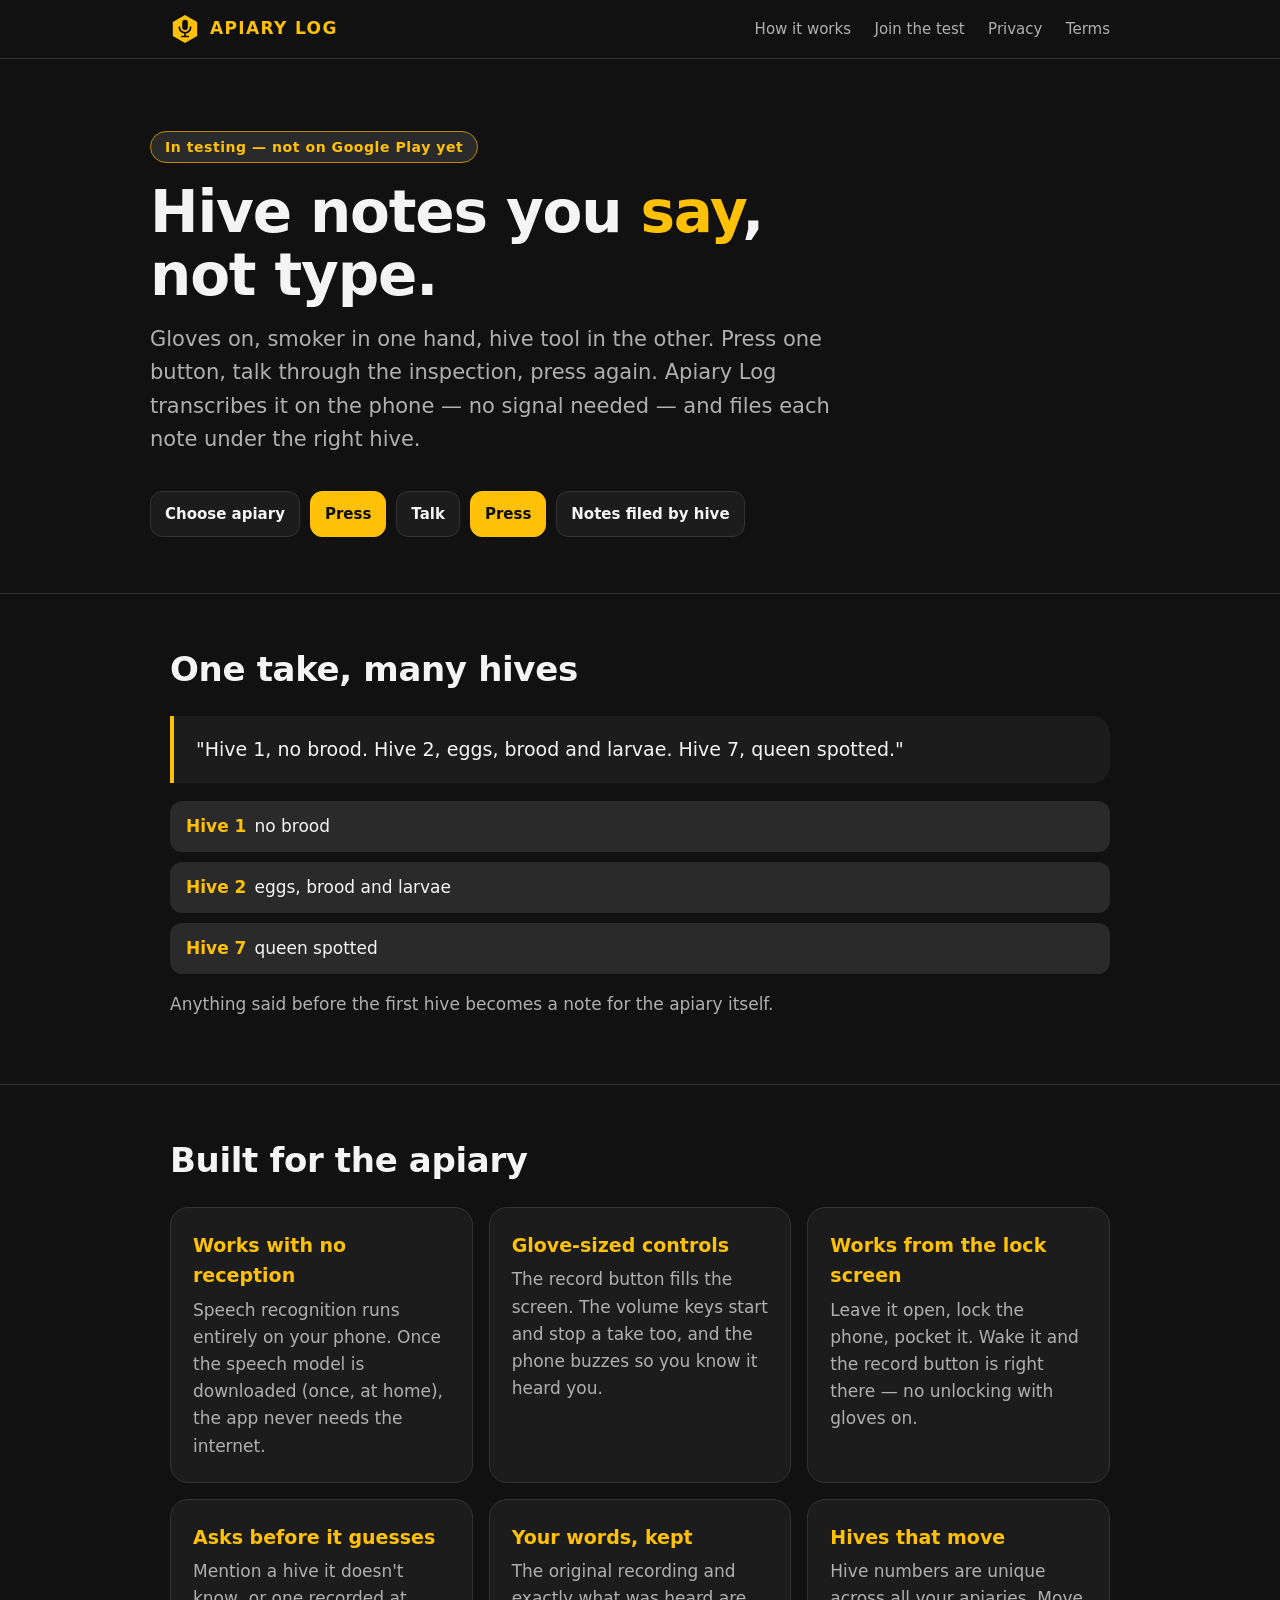
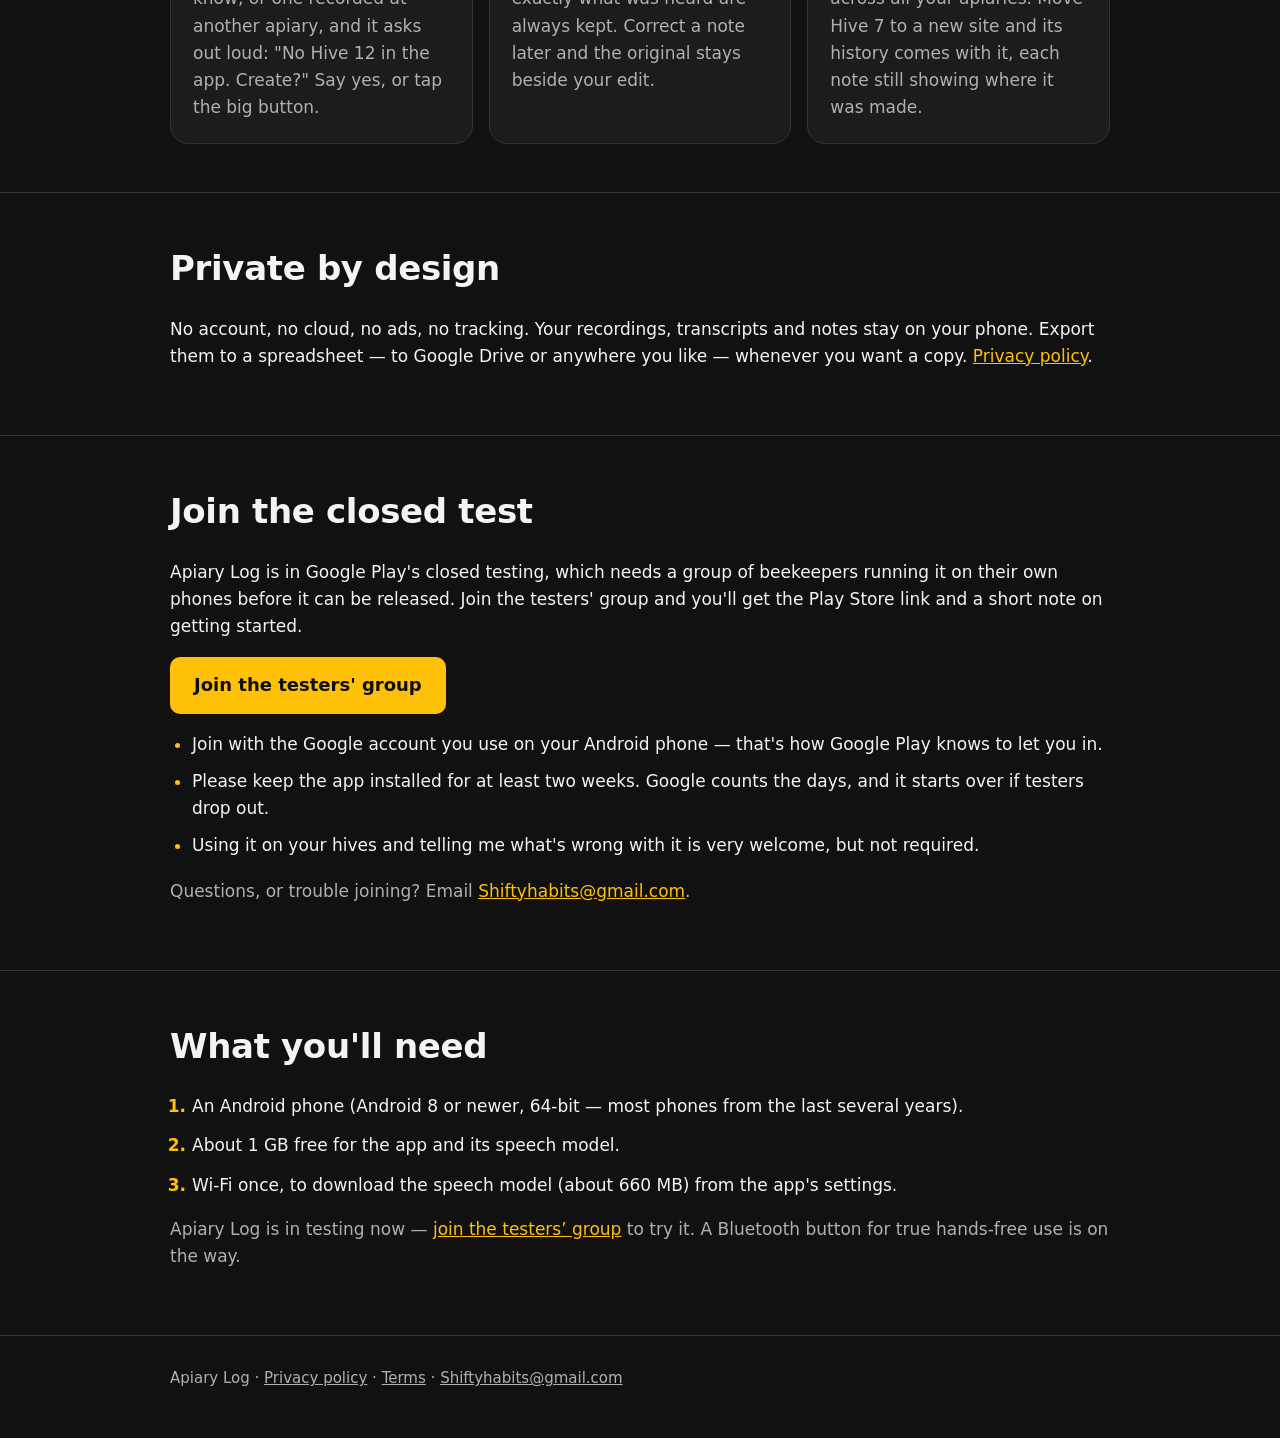
<file: index.html>
<!doctype html>
<html lang="en">
<head>
  <meta charset="utf-8">
  <meta name="viewport" content="width=device-width, initial-scale=1">
  <title>Apiary Log — hands-free hive notes</title>
  <meta name="description" content="Talk your hive inspection into your phone. Apiary Log transcribes it on the phone, with no internet, and files each note under the right hive.">
  <link rel="icon" href="favicon.svg" type="image/svg+xml">
  <link rel="apple-touch-icon" href="apple-touch-icon.png">
  <link rel="stylesheet" href="style.css">
</head>
<body>
  <header class="site">
    <div class="wrap">
      <a class="brand" href="./">
        <svg viewBox="22 22 64 64" aria-hidden="true"><path fill="#ffc107" d="M54 24 79.98 39v30L54 84 28.02 69V39z"/><path fill="#0e0e0e" d="M48 40a6 6 0 0 1 12 0v10a6 6 0 0 1-12 0z"/><path fill="none" stroke="#0e0e0e" stroke-width="3.6" stroke-linecap="round" d="M42 50a12 12 0 0 0 24 0M54 62v8M47 70h14"/></svg>
        Apiary Log
      </a>
      <nav class="site">
        <a href="#how">How it works</a>
        <a href="#test">Join the test</a>
        <a href="privacy.html">Privacy</a>
        <a href="terms.html">Terms</a>
      </nav>
    </div>
  </header>

  <main>
    <div class="wrap hero">
      <a class="badge" href="#test">In testing — not on Google Play yet</a>
      <h1>Hive notes you <em>say</em>,<br>not type.</h1>
      <p class="lede">Gloves on, smoker in one hand, hive tool in the other. Press one button, talk through the inspection, press again. Apiary Log transcribes it on the phone — no signal needed — and files each note under the right hive.</p>
      <ul class="flow" aria-label="The whole workflow">
        <li>Choose apiary</li>
        <li class="key">Press</li>
        <li>Talk</li>
        <li class="key">Press</li>
        <li>Notes filed by hive</li>
      </ul>
    </div>

    <section id="how">
      <div class="wrap">
        <h2>One take, many hives</h2>
        <p class="quote">"Hive 1, no brood. Hive 2, eggs, brood and larvae. Hive 7, queen spotted."</p>
        <div class="filed">
          <div><b>Hive 1</b>no brood</div>
          <div><b>Hive 2</b>eggs, brood and larvae</div>
          <div><b>Hive 7</b>queen spotted</div>
        </div>
        <p class="muted">Anything said before the first hive becomes a note for the apiary itself.</p>
      </div>
    </section>

    <section>
      <div class="wrap">
        <h2>Built for the apiary</h2>
        <div class="grid">
          <div class="card">
            <h3>Works with no reception</h3>
            <p>Speech recognition runs entirely on your phone. Once the speech model is downloaded (once, at home), the app never needs the internet.</p>
          </div>
          <div class="card">
            <h3>Glove-sized controls</h3>
            <p>The record button fills the screen. The volume keys start and stop a take too, and the phone buzzes so you know it heard you.</p>
          </div>
          <div class="card">
            <h3>Works from the lock screen</h3>
            <p>Leave it open, lock the phone, pocket it. Wake it and the record button is right there — no unlocking with gloves on.</p>
          </div>
          <div class="card">
            <h3>Asks before it guesses</h3>
            <p>Mention a hive it doesn't know, or one recorded at another apiary, and it asks out loud: "No Hive 12 in the app. Create?" Say yes, or tap the big button.</p>
          </div>
          <div class="card">
            <h3>Your words, kept</h3>
            <p>The original recording and exactly what was heard are always kept. Correct a note later and the original stays beside your edit.</p>
          </div>
          <div class="card">
            <h3>Hives that move</h3>
            <p>Hive numbers are unique across all your apiaries. Move Hive 7 to a new site and its history comes with it, each note still showing where it was made.</p>
          </div>
        </div>
      </div>
    </section>

    <section>
      <div class="wrap">
        <h2>Private by design</h2>
        <p>No account, no cloud, no ads, no tracking. Your recordings, transcripts and notes stay on your phone. Export them to a spreadsheet — to Google Drive or anywhere you like — whenever you want a copy. <a href="privacy.html">Privacy policy</a>.</p>
      </div>
    </section>

    <section id="test">
      <div class="wrap">
        <h2>Join the closed test</h2>
        <p>Apiary Log is in Google Play's closed testing, which needs a group of beekeepers running it on their own phones before it can be released. Join the testers' group and you'll get the Play Store link and a short note on getting started.</p>
        <p><a class="cta" href="https://groups.google.com/g/touchless-apiarylog-testers">Join the testers' group</a></p>
        <ul class="steps">
          <li>Join with the Google account you use on your Android phone — that's how Google Play knows to let you in.</li>
          <li>Please keep the app installed for at least two weeks. Google counts the days, and it starts over if testers drop out.</li>
          <li>Using it on your hives and telling me what's wrong with it is very welcome, but not required.</li>
        </ul>
        <p class="muted">Questions, or trouble joining? Email <a href="mailto:Shiftyhabits@gmail.com">Shiftyhabits@gmail.com</a>.</p>
      </div>
    </section>

    <section>
      <div class="wrap">
        <h2>What you'll need</h2>
        <ol class="steps">
          <li>An Android phone (Android 8 or newer, 64-bit — most phones from the last several years).</li>
          <li>About 1 GB free for the app and its speech model.</li>
          <li>Wi-Fi once, to download the speech model (about 660 MB) from the app's settings.</li>
        </ol>
        <p class="muted">Apiary Log is in testing now — <a href="#test">join the testers’ group</a> to try it. A Bluetooth button for true hands-free use is on the way.</p>
      </div>
    </section>
  </main>

  <footer class="site">
    <div class="wrap">
      Apiary Log · <a href="privacy.html">Privacy policy</a> · <a href="terms.html">Terms</a> · <a href="mailto:Shiftyhabits@gmail.com">Shiftyhabits@gmail.com</a>
    </div>
  </footer>
</body>
</html>
</file>
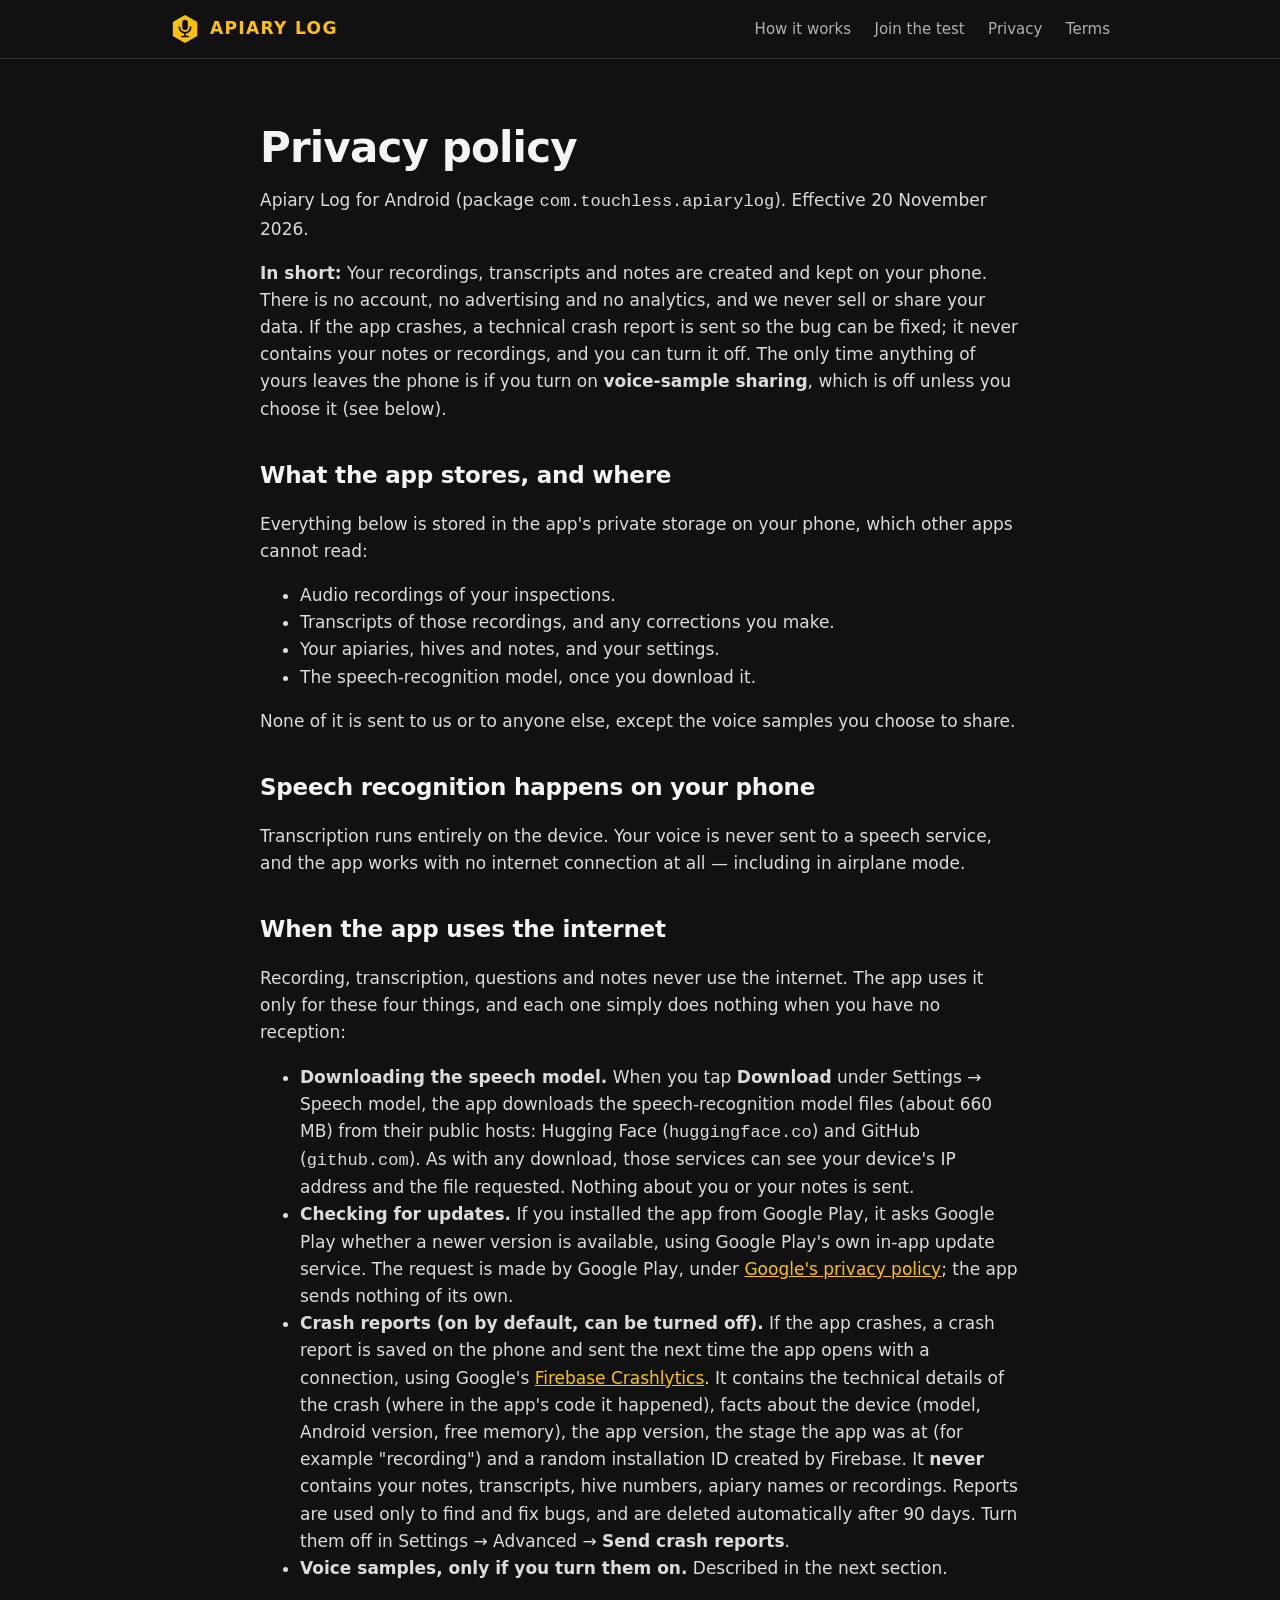
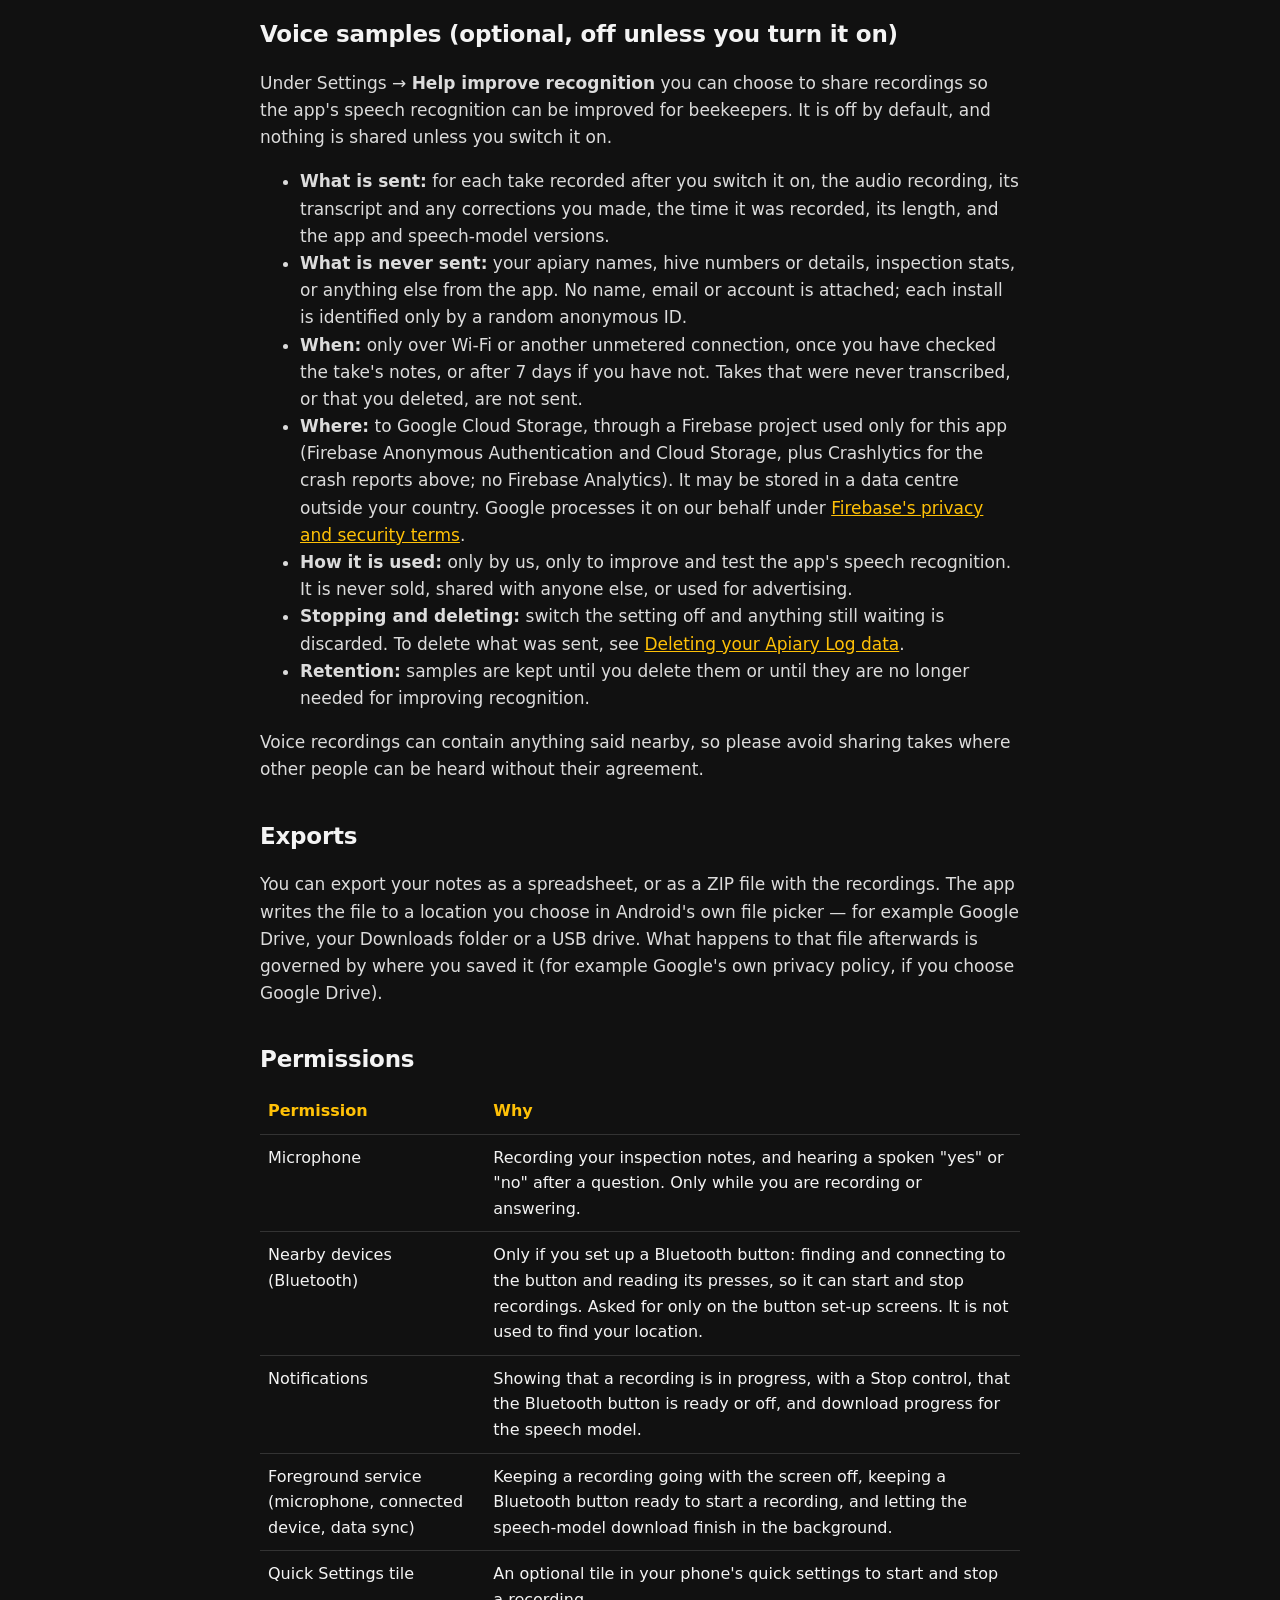
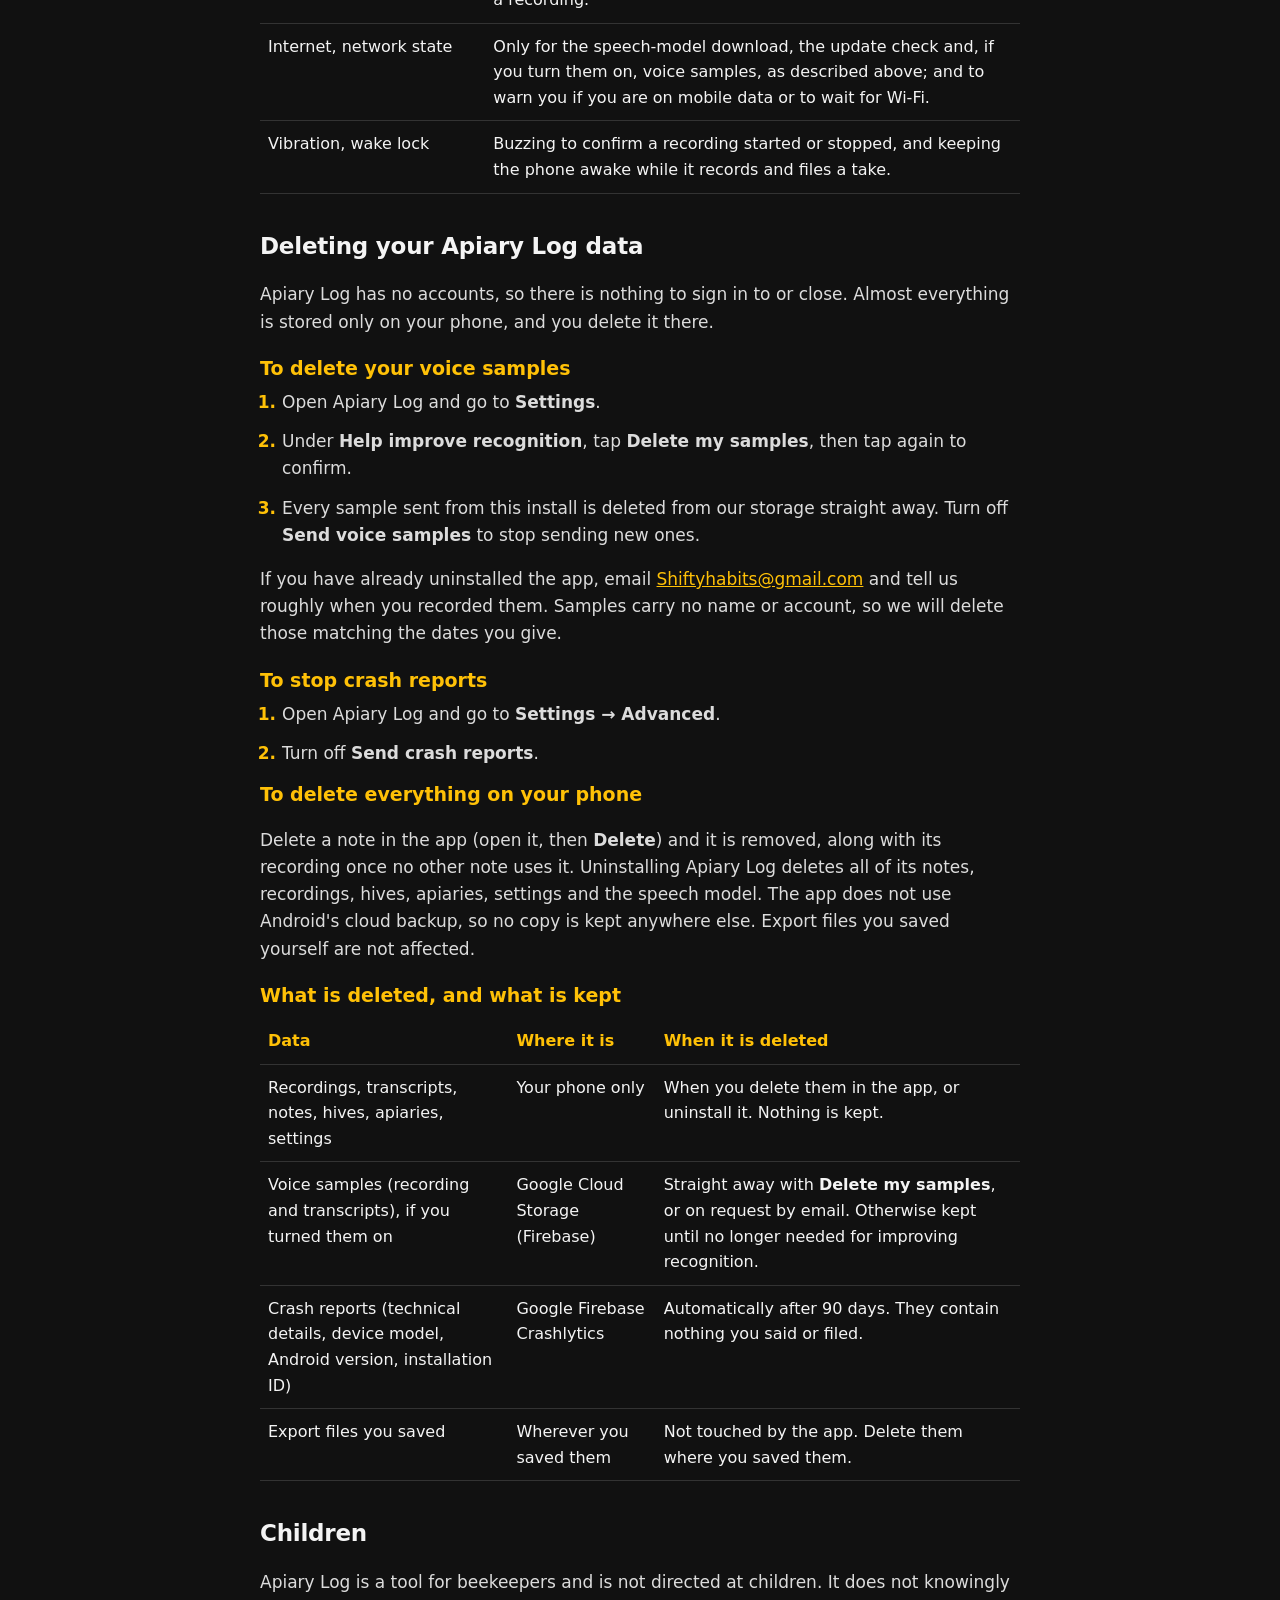
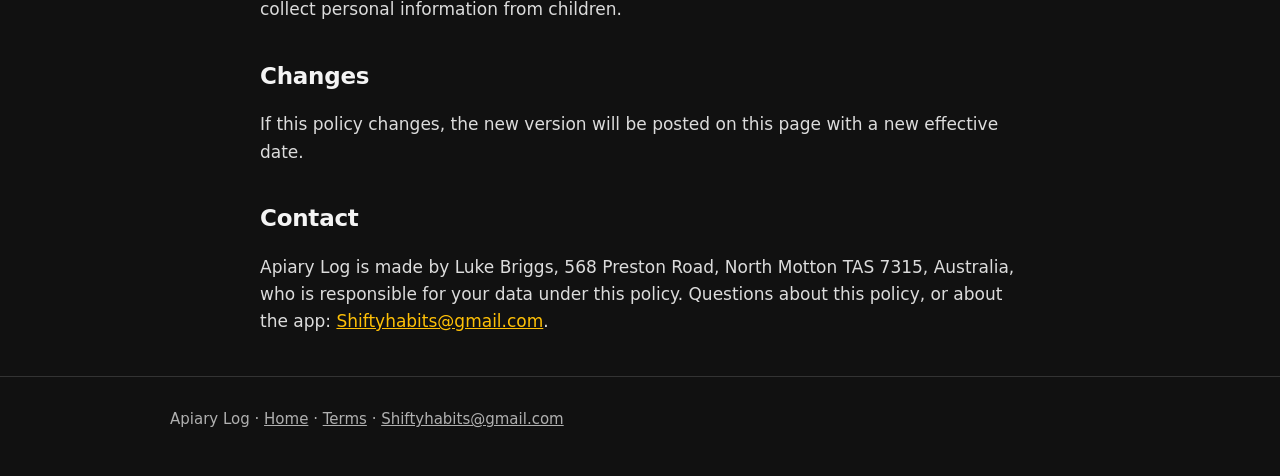
<file: privacy.html>
<!doctype html>
<html lang="en">
<head>
  <meta charset="utf-8">
  <meta name="viewport" content="width=device-width, initial-scale=1">
  <title>Privacy policy — Apiary Log</title>
  <meta name="description" content="Apiary Log keeps your recordings and notes on your phone. Nothing is sent unless you choose to share voice samples.">
  <link rel="icon" href="favicon.svg" type="image/svg+xml">
  <link rel="apple-touch-icon" href="apple-touch-icon.png">
  <link rel="stylesheet" href="style.css">
</head>
<body>
  <header class="site">
    <div class="wrap">
      <a class="brand" href="./">
        <svg viewBox="22 22 64 64" aria-hidden="true"><path fill="#ffc107" d="M54 24 79.98 39v30L54 84 28.02 69V39z"/><path fill="#0e0e0e" d="M48 40a6 6 0 0 1 12 0v10a6 6 0 0 1-12 0z"/><path fill="none" stroke="#0e0e0e" stroke-width="3.6" stroke-linecap="round" d="M42 50a12 12 0 0 0 24 0M54 62v8M47 70h14"/></svg>
        Apiary Log
      </a>
      <nav class="site">
        <a href="./#how">How it works</a>
        <a href="./#test">Join the test</a>
        <a href="privacy.html">Privacy</a>
        <a href="terms.html">Terms</a>
      </nav>
    </div>
  </header>

  <main class="wrap doc">
    <h1>Privacy policy</h1>
    <p class="muted">Apiary Log for Android (package <code>com.touchless.apiarylog</code>). Effective 20 November 2026.</p>

    <p><strong>In short:</strong> Your recordings, transcripts and notes are created and kept on your phone. There is no account, no advertising and no analytics, and we never sell or share your data. If the app crashes, a technical crash report is sent so the bug can be fixed; it never contains your notes or recordings, and you can turn it off. The only time anything of yours leaves the phone is if you turn on <strong>voice-sample sharing</strong>, which is off unless you choose it (see below).</p>

    <h2>What the app stores, and where</h2>
    <p>Everything below is stored in the app's private storage on your phone, which other apps cannot read:</p>
    <ul>
      <li>Audio recordings of your inspections.</li>
      <li>Transcripts of those recordings, and any corrections you make.</li>
      <li>Your apiaries, hives and notes, and your settings.</li>
      <li>The speech-recognition model, once you download it.</li>
    </ul>
    <p>None of it is sent to us or to anyone else, except the voice samples you choose to share.</p>

    <h2>Speech recognition happens on your phone</h2>
    <p>Transcription runs entirely on the device. Your voice is never sent to a speech service, and the app works with no internet connection at all — including in airplane mode.</p>

    <h2>When the app uses the internet</h2>
    <p>Recording, transcription, questions and notes never use the internet. The app uses it only for these four things, and each one simply does nothing when you have no reception:</p>
    <ul>
      <li><strong>Downloading the speech model.</strong> When you tap <strong>Download</strong> under Settings → Speech model, the app downloads the speech-recognition model files (about 660 MB) from their public hosts: Hugging Face (<code>huggingface.co</code>) and GitHub (<code>github.com</code>). As with any download, those services can see your device's IP address and the file requested. Nothing about you or your notes is sent.</li>
      <li><strong>Checking for updates.</strong> If you installed the app from Google Play, it asks Google Play whether a newer version is available, using Google Play's own in-app update service. The request is made by Google Play, under <a href="https://policies.google.com/privacy">Google's privacy policy</a>; the app sends nothing of its own.</li>
      <li><strong>Crash reports (on by default, can be turned off).</strong> If the app crashes, a crash report is saved on the phone and sent the next time the app opens with a connection, using Google's <a href="https://firebase.google.com/support/privacy">Firebase Crashlytics</a>. It contains the technical details of the crash (where in the app's code it happened), facts about the device (model, Android version, free memory), the app version, the stage the app was at (for example "recording") and a random installation ID created by Firebase. It <strong>never</strong> contains your notes, transcripts, hive numbers, apiary names or recordings. Reports are used only to find and fix bugs, and are deleted automatically after 90 days. Turn them off in Settings → Advanced → <strong>Send crash reports</strong>.</li>
      <li><strong>Voice samples, only if you turn them on.</strong> Described in the next section.</li>
    </ul>

    <h2>Voice samples (optional, off unless you turn it on)</h2>
    <p>Under Settings → <strong>Help improve recognition</strong> you can choose to share recordings so the app's speech recognition can be improved for beekeepers. It is off by default, and nothing is shared unless you switch it on.</p>
    <ul>
      <li><strong>What is sent:</strong> for each take recorded after you switch it on, the audio recording, its transcript and any corrections you made, the time it was recorded, its length, and the app and speech-model versions.</li>
      <li><strong>What is never sent:</strong> your apiary names, hive numbers or details, inspection stats, or anything else from the app. No name, email or account is attached; each install is identified only by a random anonymous ID.</li>
      <li><strong>When:</strong> only over Wi-Fi or another unmetered connection, once you have checked the take's notes, or after 7 days if you have not. Takes that were never transcribed, or that you deleted, are not sent.</li>
      <li><strong>Where:</strong> to Google Cloud Storage, through a Firebase project used only for this app (Firebase Anonymous Authentication and Cloud Storage, plus Crashlytics for the crash reports above; no Firebase Analytics). It may be stored in a data centre outside your country. Google processes it on our behalf under <a href="https://firebase.google.com/support/privacy">Firebase's privacy and security terms</a>.</li>
      <li><strong>How it is used:</strong> only by us, only to improve and test the app's speech recognition. It is never sold, shared with anyone else, or used for advertising.</li>
      <li><strong>Stopping and deleting:</strong> switch the setting off and anything still waiting is discarded. To delete what was sent, see <a href="#delete">Deleting your Apiary Log data</a>.</li>
      <li><strong>Retention:</strong> samples are kept until you delete them or until they are no longer needed for improving recognition.</li>
    </ul>
    <p>Voice recordings can contain anything said nearby, so please avoid sharing takes where other people can be heard without their agreement.</p>

    <h2>Exports</h2>
    <p>You can export your notes as a spreadsheet, or as a ZIP file with the recordings. The app writes the file to a location you choose in Android's own file picker — for example Google Drive, your Downloads folder or a USB drive. What happens to that file afterwards is governed by where you saved it (for example Google's own privacy policy, if you choose Google Drive).</p>

    <h2>Permissions</h2>
    <table>
      <thead><tr><th>Permission</th><th>Why</th></tr></thead>
      <tbody>
        <tr><td>Microphone</td><td>Recording your inspection notes, and hearing a spoken "yes" or "no" after a question. Only while you are recording or answering.</td></tr>
        <tr><td>Nearby devices (Bluetooth)</td><td>Only if you set up a Bluetooth button: finding and connecting to the button and reading its presses, so it can start and stop recordings. Asked for only on the button set-up screens. It is not used to find your location.</td></tr>
        <tr><td>Notifications</td><td>Showing that a recording is in progress, with a Stop control, that the Bluetooth button is ready or off, and download progress for the speech model.</td></tr>
        <tr><td>Foreground service (microphone, connected device, data sync)</td><td>Keeping a recording going with the screen off, keeping a Bluetooth button ready to start a recording, and letting the speech-model download finish in the background.</td></tr>
        <tr><td>Quick Settings tile</td><td>An optional tile in your phone's quick settings to start and stop a recording.</td></tr>
        <tr><td>Internet, network state</td><td>Only for the speech-model download, the update check and, if you turn them on, voice samples, as described above; and to warn you if you are on mobile data or to wait for Wi-Fi.</td></tr>
        <tr><td>Vibration, wake lock</td><td>Buzzing to confirm a recording started or stopped, and keeping the phone awake while it records and files a take.</td></tr>
      </tbody>
    </table>

    <h2 id="delete">Deleting your Apiary Log data</h2>
    <p>Apiary Log has no accounts, so there is nothing to sign in to or close. Almost everything is stored only on your phone, and you delete it there.</p>

    <h3>To delete your voice samples</h3>
    <ol class="steps">
      <li>Open Apiary Log and go to <strong>Settings</strong>.</li>
      <li>Under <strong>Help improve recognition</strong>, tap <strong>Delete my samples</strong>, then tap again to confirm.</li>
      <li>Every sample sent from this install is deleted from our storage straight away. Turn off <strong>Send voice samples</strong> to stop sending new ones.</li>
    </ol>
    <p>If you have already uninstalled the app, email <a href="mailto:Shiftyhabits@gmail.com?subject=Apiary%20Log%20sample%20deletion">Shiftyhabits@gmail.com</a> and tell us roughly when you recorded them. Samples carry no name or account, so we will delete those matching the dates you give.</p>

    <h3>To stop crash reports</h3>
    <ol class="steps">
      <li>Open Apiary Log and go to <strong>Settings → Advanced</strong>.</li>
      <li>Turn off <strong>Send crash reports</strong>.</li>
    </ol>

    <h3>To delete everything on your phone</h3>
    <p>Delete a note in the app (open it, then <strong>Delete</strong>) and it is removed, along with its recording once no other note uses it. Uninstalling Apiary Log deletes all of its notes, recordings, hives, apiaries, settings and the speech model. The app does not use Android's cloud backup, so no copy is kept anywhere else. Export files you saved yourself are not affected.</p>

    <h3>What is deleted, and what is kept</h3>
    <table>
      <thead><tr><th>Data</th><th>Where it is</th><th>When it is deleted</th></tr></thead>
      <tbody>
        <tr><td>Recordings, transcripts, notes, hives, apiaries, settings</td><td>Your phone only</td><td>When you delete them in the app, or uninstall it. Nothing is kept.</td></tr>
        <tr><td>Voice samples (recording and transcripts), if you turned them on</td><td>Google Cloud Storage (Firebase)</td><td>Straight away with <strong>Delete my samples</strong>, or on request by email. Otherwise kept until no longer needed for improving recognition.</td></tr>
        <tr><td>Crash reports (technical details, device model, Android version, installation ID)</td><td>Google Firebase Crashlytics</td><td>Automatically after 90 days. They contain nothing you said or filed.</td></tr>
        <tr><td>Export files you saved</td><td>Wherever you saved them</td><td>Not touched by the app. Delete them where you saved them.</td></tr>
      </tbody>
    </table>

    <h2>Children</h2>
    <p>Apiary Log is a tool for beekeepers and is not directed at children. It does not knowingly collect personal information from children.</p>

    <h2>Changes</h2>
    <p>If this policy changes, the new version will be posted on this page with a new effective date.</p>

    <h2>Contact</h2>
    <p>Apiary Log is made by Luke Briggs, 568 Preston Road, North Motton TAS 7315, Australia, who is responsible for your data under this policy. Questions about this policy, or about the app: <a href="mailto:Shiftyhabits@gmail.com">Shiftyhabits@gmail.com</a>.</p>
  </main>

  <footer class="site">
    <div class="wrap">
      Apiary Log · <a href="./">Home</a> · <a href="terms.html">Terms</a> · <a href="mailto:Shiftyhabits@gmail.com">Shiftyhabits@gmail.com</a>
    </div>
  </footer>
</body>
</html>
</file>
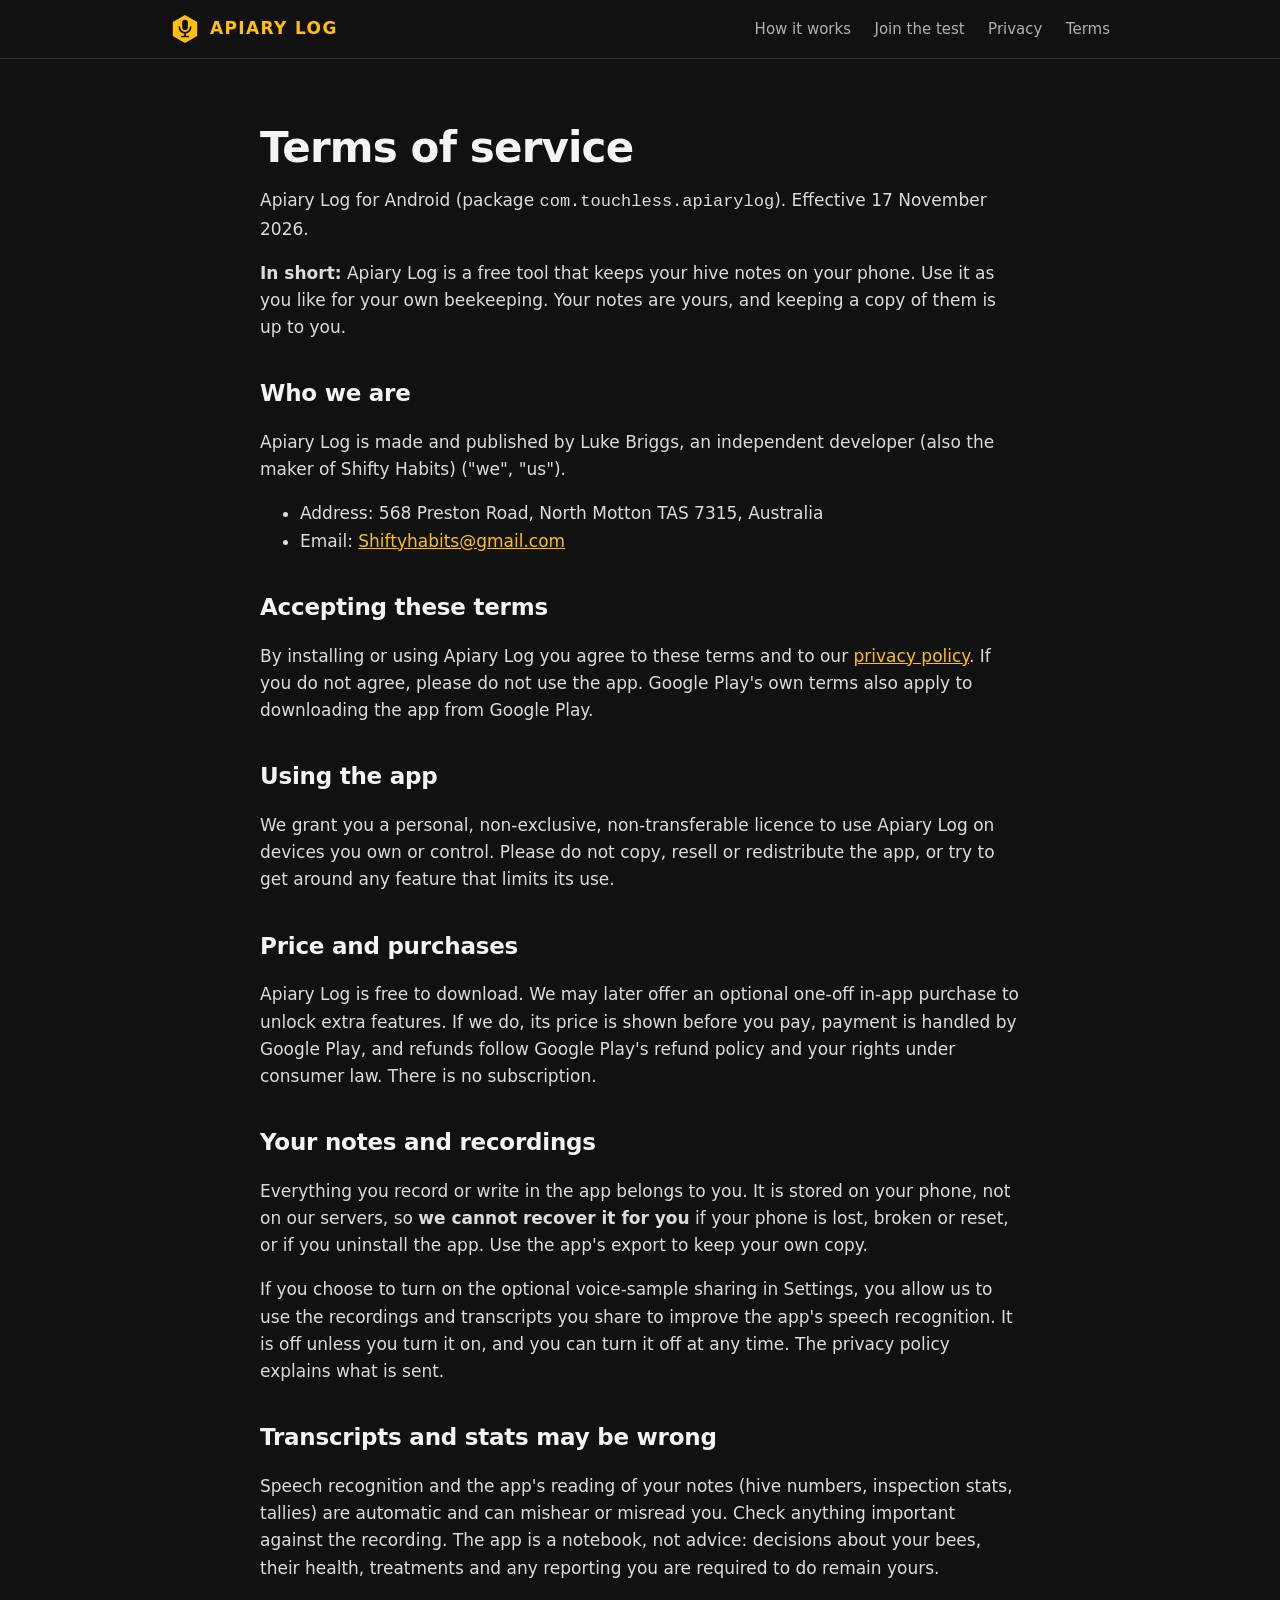
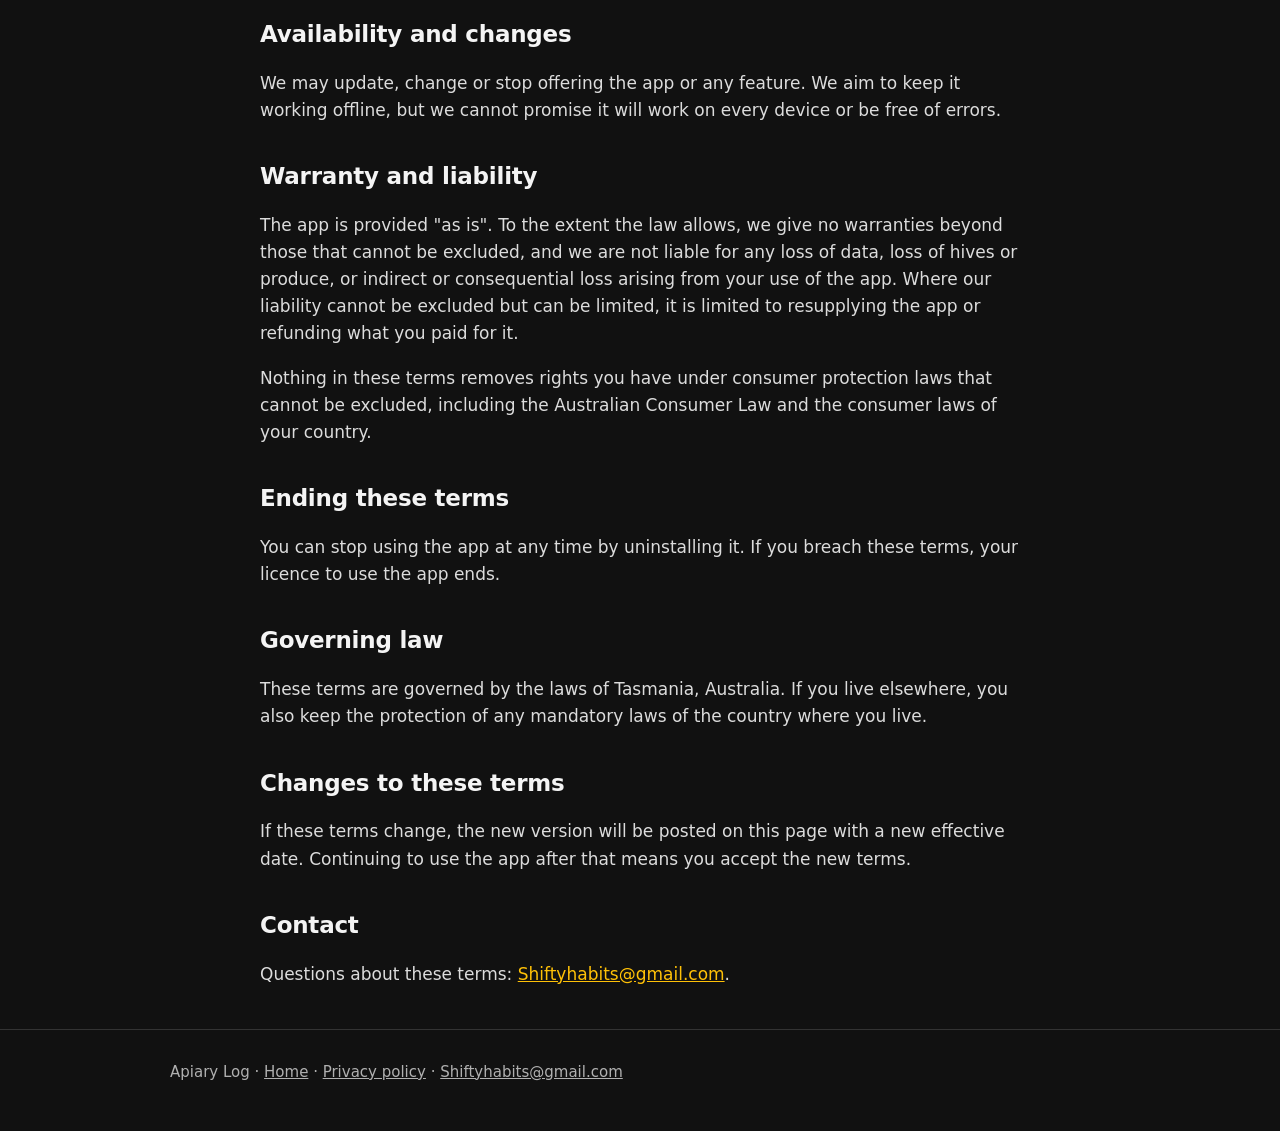
<file: terms.html>
<!doctype html>
<html lang="en">
<head>
  <meta charset="utf-8">
  <meta name="viewport" content="width=device-width, initial-scale=1">
  <title>Terms of service — Apiary Log</title>
  <meta name="description" content="The terms for using Apiary Log, hands-free hive notes for beekeepers.">
  <link rel="icon" href="favicon.svg" type="image/svg+xml">
  <link rel="apple-touch-icon" href="apple-touch-icon.png">
  <link rel="stylesheet" href="style.css">
</head>
<body>
  <header class="site">
    <div class="wrap">
      <a class="brand" href="./">
        <svg viewBox="22 22 64 64" aria-hidden="true"><path fill="#ffc107" d="M54 24 79.98 39v30L54 84 28.02 69V39z"/><path fill="#0e0e0e" d="M48 40a6 6 0 0 1 12 0v10a6 6 0 0 1-12 0z"/><path fill="none" stroke="#0e0e0e" stroke-width="3.6" stroke-linecap="round" d="M42 50a12 12 0 0 0 24 0M54 62v8M47 70h14"/></svg>
        Apiary Log
      </a>
      <nav class="site">
        <a href="./#how">How it works</a>
        <a href="./#test">Join the test</a>
        <a href="privacy.html">Privacy</a>
        <a href="terms.html">Terms</a>
      </nav>
    </div>
  </header>

  <main class="wrap doc">
    <h1>Terms of service</h1>
    <p class="muted">Apiary Log for Android (package <code>com.touchless.apiarylog</code>). Effective 17 November 2026.</p>

    <p><strong>In short:</strong> Apiary Log is a free tool that keeps your hive notes on your phone. Use it as you like for your own beekeeping. Your notes are yours, and keeping a copy of them is up to you.</p>

    <h2>Who we are</h2>
    <p>Apiary Log is made and published by Luke Briggs, an independent developer (also the maker of Shifty Habits) ("we", "us").</p>
    <ul>
      <li>Address: 568 Preston Road, North Motton TAS 7315, Australia</li>
      <li>Email: <a href="mailto:Shiftyhabits@gmail.com">Shiftyhabits@gmail.com</a></li>
    </ul>

    <h2>Accepting these terms</h2>
    <p>By installing or using Apiary Log you agree to these terms and to our <a href="privacy.html">privacy policy</a>. If you do not agree, please do not use the app. Google Play's own terms also apply to downloading the app from Google Play.</p>

    <h2>Using the app</h2>
    <p>We grant you a personal, non-exclusive, non-transferable licence to use Apiary Log on devices you own or control. Please do not copy, resell or redistribute the app, or try to get around any feature that limits its use.</p>

    <h2>Price and purchases</h2>
    <p>Apiary Log is free to download. We may later offer an optional one-off in-app purchase to unlock extra features. If we do, its price is shown before you pay, payment is handled by Google Play, and refunds follow Google Play's refund policy and your rights under consumer law. There is no subscription.</p>

    <h2>Your notes and recordings</h2>
    <p>Everything you record or write in the app belongs to you. It is stored on your phone, not on our servers, so <strong>we cannot recover it for you</strong> if your phone is lost, broken or reset, or if you uninstall the app. Use the app's export to keep your own copy.</p>
    <p>If you choose to turn on the optional voice-sample sharing in Settings, you allow us to use the recordings and transcripts you share to improve the app's speech recognition. It is off unless you turn it on, and you can turn it off at any time. The privacy policy explains what is sent.</p>

    <h2>Transcripts and stats may be wrong</h2>
    <p>Speech recognition and the app's reading of your notes (hive numbers, inspection stats, tallies) are automatic and can mishear or misread you. Check anything important against the recording. The app is a notebook, not advice: decisions about your bees, their health, treatments and any reporting you are required to do remain yours.</p>

    <h2>Availability and changes</h2>
    <p>We may update, change or stop offering the app or any feature. We aim to keep it working offline, but we cannot promise it will work on every device or be free of errors.</p>

    <h2>Warranty and liability</h2>
    <p>The app is provided "as is". To the extent the law allows, we give no warranties beyond those that cannot be excluded, and we are not liable for any loss of data, loss of hives or produce, or indirect or consequential loss arising from your use of the app. Where our liability cannot be excluded but can be limited, it is limited to resupplying the app or refunding what you paid for it.</p>
    <p>Nothing in these terms removes rights you have under consumer protection laws that cannot be excluded, including the Australian Consumer Law and the consumer laws of your country.</p>

    <h2>Ending these terms</h2>
    <p>You can stop using the app at any time by uninstalling it. If you breach these terms, your licence to use the app ends.</p>

    <h2>Governing law</h2>
    <p>These terms are governed by the laws of Tasmania, Australia. If you live elsewhere, you also keep the protection of any mandatory laws of the country where you live.</p>

    <h2>Changes to these terms</h2>
    <p>If these terms change, the new version will be posted on this page with a new effective date. Continuing to use the app after that means you accept the new terms.</p>

    <h2>Contact</h2>
    <p>Questions about these terms: <a href="mailto:Shiftyhabits@gmail.com">Shiftyhabits@gmail.com</a>.</p>
  </main>

  <footer class="site">
    <div class="wrap">
      Apiary Log · <a href="./">Home</a> · <a href="privacy.html">Privacy policy</a> · <a href="mailto:Shiftyhabits@gmail.com">Shiftyhabits@gmail.com</a>
    </div>
  </footer>
</body>
</html>
</file>
<file: style.css>
:root {
  --honey: #ffc107;
  --honey-deep: #b88900;
  --ink: #0e0e0e;
  --bg: #111111;
  --surface: #1c1c1c;
  --surface-2: #2a2a2a;
  --text: #f4f4f4;
  --muted: #b0b0b0;
  --line: #333333;
  --radius: 18px;
  --max: 980px;
}

* { box-sizing: border-box; }

html { -webkit-text-size-adjust: 100%; }

body {
  margin: 0;
  background: var(--bg);
  color: var(--text);
  font: 17px/1.6 system-ui, -apple-system, "Segoe UI", Roboto, sans-serif;
}

a { color: var(--honey); }
a:hover { color: #ffd54f; }

.wrap { max-width: var(--max); margin: 0 auto; padding: 0 20px; }

header.site {
  border-bottom: 1px solid var(--line);
}
header.site .wrap {
  display: flex;
  align-items: center;
  justify-content: space-between;
  gap: 16px;
  padding-top: 14px;
  padding-bottom: 14px;
}
.brand {
  display: flex;
  align-items: center;
  gap: 10px;
  color: var(--honey);
  font-weight: 900;
  letter-spacing: 0.08em;
  text-decoration: none;
  text-transform: uppercase;
}
.brand svg { width: 30px; height: 30px; flex: none; }
nav.site a {
  color: var(--muted);
  text-decoration: none;
  margin-left: 18px;
  font-size: 15px;
}
nav.site a:hover { color: var(--text); }

.hero { padding: 72px 0 56px; }
.badge {
  display: inline-block;
  background: var(--surface-2);
  color: var(--honey);
  border: 1px solid var(--honey-deep);
  border-radius: 999px;
  padding: 4px 14px;
  font-size: 14px;
  font-weight: 700;
  letter-spacing: 0.04em;
}
h1 {
  font-size: clamp(34px, 6vw, 58px);
  line-height: 1.08;
  margin: 18px 0 16px;
  letter-spacing: -0.02em;
}
h1 em { font-style: normal; color: var(--honey); }
.lede { font-size: clamp(18px, 2.4vw, 21px); color: var(--muted); max-width: 680px; margin: 0; }

.flow {
  display: flex;
  flex-wrap: wrap;
  gap: 10px;
  margin: 34px 0 0;
  padding: 0;
  list-style: none;
}
.flow li {
  background: var(--surface);
  border: 1px solid var(--line);
  border-radius: 12px;
  padding: 10px 14px;
  font-weight: 700;
  font-size: 15px;
}
.flow li.key { background: var(--honey); color: var(--ink); border-color: var(--honey); }

section { padding: 48px 0; border-top: 1px solid var(--line); }
h2 { font-size: clamp(26px, 3.6vw, 34px); margin: 0 0 20px; letter-spacing: -0.01em; }
h3 { font-size: 19px; margin: 0 0 6px; color: var(--honey); }

.grid {
  display: grid;
  grid-template-columns: repeat(auto-fit, minmax(260px, 1fr));
  gap: 16px;
}
.card {
  background: var(--surface);
  border: 1px solid var(--line);
  border-radius: var(--radius);
  padding: 22px;
}
.card p { margin: 0; color: var(--muted); }

.quote {
  background: var(--surface);
  border-left: 4px solid var(--honey);
  border-radius: 0 var(--radius) var(--radius) 0;
  padding: 18px 22px;
  margin: 0 0 18px;
  font-size: 19px;
}
.filed { display: grid; gap: 10px; }
.filed div {
  background: var(--surface-2);
  border-radius: 12px;
  padding: 12px 16px;
}
.filed b { color: var(--honey); margin-right: 8px; }

ol.steps { padding-left: 22px; margin: 0; }
ol.steps li { margin: 0 0 12px; }
ol.steps li::marker { color: var(--honey); font-weight: 900; }

.muted { color: var(--muted); }

footer.site {
  border-top: 1px solid var(--line);
  padding: 30px 0 48px;
  color: var(--muted);
  font-size: 15px;
}
footer.site a { color: var(--muted); }

/* Privacy policy */
.doc { padding: 48px 0 24px; max-width: 760px; }
.doc h1 { font-size: clamp(30px, 5vw, 42px); }
.doc h2 { font-size: 23px; margin: 34px 0 10px; }
.doc p, .doc li { color: #dcdcdc; }
.doc table { width: 100%; border-collapse: collapse; margin: 8px 0 0; font-size: 16px; }
.doc th, .doc td { text-align: left; padding: 10px 8px; border-bottom: 1px solid var(--line); vertical-align: top; }
.doc th { color: var(--honey); font-weight: 700; }

@media (max-width: 560px) {
  body { font-size: 16px; }
  .hero { padding: 48px 0 40px; }
  nav.site a { margin-left: 12px; }
  .doc table, .doc thead, .doc tbody, .doc tr, .doc th, .doc td { display: block; }
  .doc thead { display: none; }
  .doc td { border-bottom: none; padding: 4px 0; }
  .doc tr { border-bottom: 1px solid var(--line); padding: 8px 0; }
}

.cta {
  display: inline-block;
  background: var(--honey);
  color: var(--ink);
  font-weight: 800;
  font-size: 18px;
  text-decoration: none;
  padding: 14px 24px;
  border-radius: 10px;
}
.cta:hover { background: #ffd54f; color: var(--ink); }
a.badge { text-decoration: none; }
a.badge:hover { color: var(--honey); }
ul.steps { padding-left: 22px; margin: 0 0 18px; }
ul.steps li { margin: 0 0 10px; }
ul.steps li::marker { color: var(--honey); }
</file>
